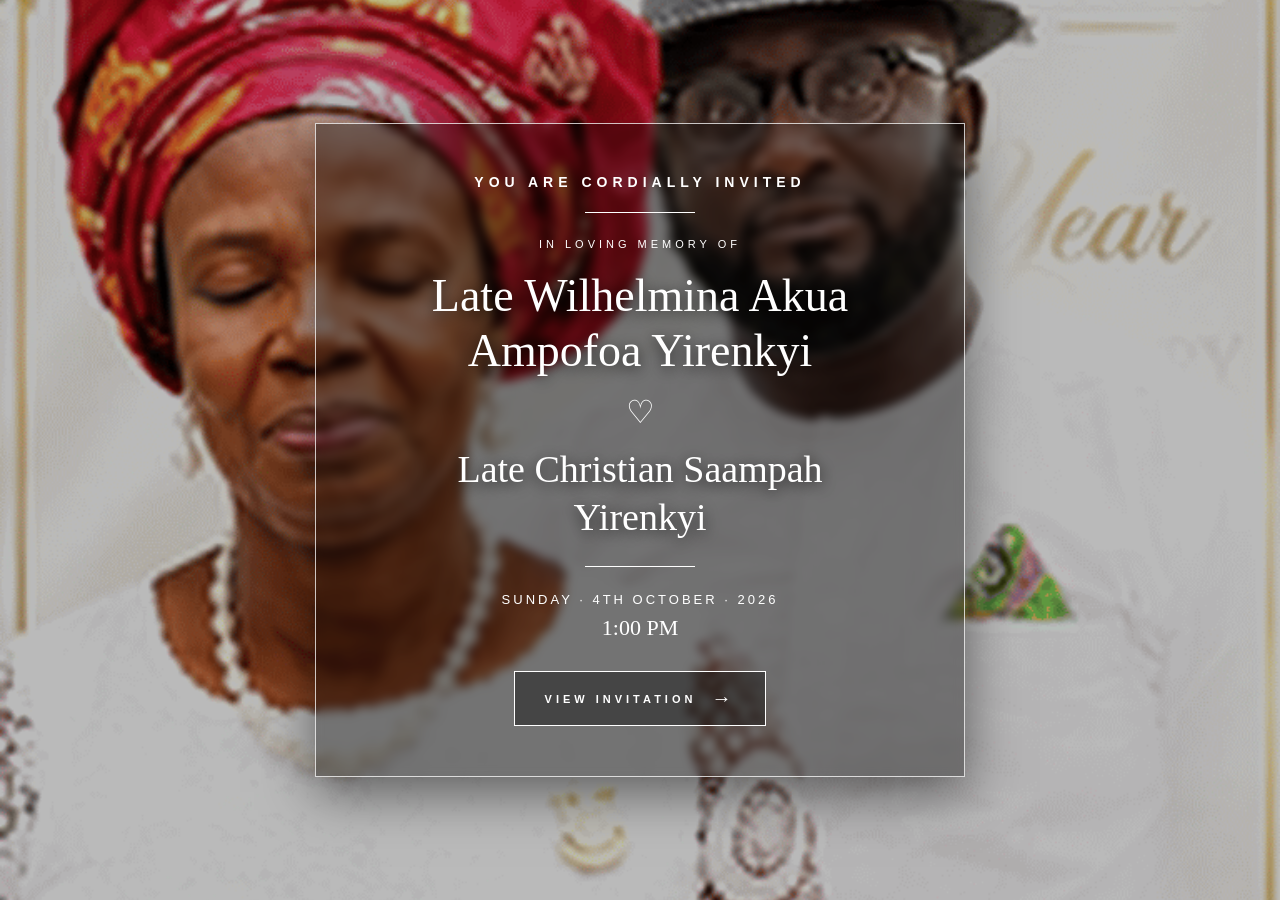
<file: index.html>
<!DOCTYPE html>
<html lang="en">
<head>
  <meta charset="UTF-8">
  <meta name="viewport" content="width=device-width, initial-scale=1.0">

  <title>In Loving Memory</title>

  <style>
    * {
      margin: 0;
      padding: 0;
      box-sizing: border-box;
    }

    html,
    body {
      width: 100%;
      height: 100%;
      overflow: hidden;
      background: #000;
    }

    body {
      font-family: Georgia, "Times New Roman", serif;
    }

    /* =========================
       FULL SCREEN GIF
    ========================= */

    .background-gif {
      position: fixed;
      inset: 0;

      width: 100%;
      height: 100%;

      object-fit: cover;
      object-position: center center;

      z-index: 1;
    }

    /* =========================
       DARK OVERLAY
    ========================= */

    .overlay {
      position: fixed;
      inset: 0;

      background: rgba(0, 0, 0, 0.25);

      z-index: 2;

      pointer-events: none;
    }

    /* =========================
       CONTENT
    ========================= */

    .cover {
      position: relative;

      width: 100%;
      height: 100vh;

      min-height: 100vh;

      display: flex;
      align-items: center;
      justify-content: center;

      padding: 20px;

      z-index: 3;

      opacity: 0;

      animation: fadeIn 1.5s ease forwards;
    }

    @keyframes fadeIn {
      from {
        opacity: 0;
        transform: translateY(20px);
      }

      to {
        opacity: 1;
        transform: translateY(0);
      }
    }

    /* =========================
       INVITATION CARD
    ========================= */

    .card {
      width: min(90vw, 650px);

      padding: 50px 40px;

      text-align: center;

      color: white;

      background: rgba(0, 0, 0, 0.38);

      border: 1px solid rgba(255, 255, 255, 0.75);

      box-shadow: 0 15px 50px rgba(0, 0, 0, 0.5);

      backdrop-filter: blur(5px);

      -webkit-backdrop-filter: blur(5px);

      animation: cardIn 1.8s ease forwards;
    }

    @keyframes cardIn {
      from {
        opacity: 0;
        transform: scale(0.94);
      }

      to {
        opacity: 1;
        transform: scale(1);
      }
    }

    /* =========================
       TEXT
    ========================= */

    .invited {
      font-family: Arial, sans-serif;

      font-size: 14px;

      font-weight: 600;

      letter-spacing: 5px;

      margin-bottom: 22px;
    }

    .gold-line {
      width: 110px;

      height: 1px;

      background: white;

      margin: 0 auto 25px;
    }

    .memory {
      font-family: Arial, sans-serif;

      font-size: 11px;

      letter-spacing: 4px;

      margin-bottom: 18px;
    }

    h1 {
      font-size: clamp(28px, 5vw, 46px);

      font-weight: 400;

      line-height: 1.2;

      text-shadow: 0 3px 15px rgba(0, 0, 0, 0.8);
    }

    .heart {
      font-size: 32px;

      margin: 15px 0;

      animation: heartbeat 2.5s ease-in-out infinite;
    }

    @keyframes heartbeat {
      0%,
      100% {
        transform: scale(1);
      }

      50% {
        transform: scale(1.12);
      }
    }

    h2 {
      font-size: clamp(24px, 4vw, 38px);

      font-weight: 400;

      line-height: 1.25;

      margin-bottom: 25px;

      text-shadow: 0 3px 15px rgba(0, 0, 0, 0.8);
    }

    .date {
      font-family: Arial, sans-serif;

      font-size: 13px;

      letter-spacing: 3px;

      margin-top: 25px;
    }

    .time {
      font-size: 22px;

      margin-top: 8px;

      margin-bottom: 30px;
    }

    /* =========================
       VIEW INVITATION BUTTON
    ========================= */

    .view-invitation {
      display: inline-flex;

      align-items: center;
      justify-content: center;

      gap: 15px;

      padding: 15px 30px;

      color: white;

      background: rgba(0, 0, 0, 0.4);

      border: 1px solid white;

      text-decoration: none;

      font-family: Arial, sans-serif;

      font-size: 11px;

      font-weight: 600;

      letter-spacing: 4px;

      transition: all 0.4s ease;

      cursor: pointer;
    }

    .view-invitation span {
      font-size: 20px;

      transition: transform 0.3s ease;
    }

    .view-invitation:hover {
      background: white;

      color: black;

      transform: translateY(-4px);

      box-shadow: 0 10px 30px rgba(0, 0, 0, 0.5);
    }

    .view-invitation:hover span {
      transform: translateX(7px);
    }

    /* =========================
       PHONE
    ========================= */

    @media (max-width: 600px) {

      .cover {
        padding: 15px;
      }

      .card {
        width: 94vw;

        padding: 35px 18px;
      }

      .invited {
        font-size: 9px;

        letter-spacing: 3px;
      }

      .memory {
        font-size: 8px;

        letter-spacing: 2.5px;
      }

      h1 {
        font-size: 27px;
      }

      h2 {
        font-size: 23px;
      }

      .date {
        font-size: 9px;

        letter-spacing: 2px;
      }

      .time {
        font-size: 19px;
      }

      .view-invitation {
        padding: 13px 22px;

        font-size: 9px;

        letter-spacing: 3px;
      }
    }
  </style>
</head>

<body>

  <!-- =================================
       BACKGROUND GIF
  ================================== -->

  <img
    src="memorial-flyer gif.gif"
    class="background-gif"
    alt=""
  >

  <div class="overlay"></div>


  <!-- =================================
       FIRST PAGE
  ================================== -->

  <main class="cover">

    <div class="card">

      <p class="invited">
        YOU ARE CORDIALLY INVITED
      </p>

      <div class="gold-line"></div>

      <p class="memory">
        IN LOVING MEMORY OF
      </p>

      <h1>
        Late Wilhelmina Akua<br>
        Ampofoa Yirenkyi
      </h1>

      <div class="heart">
        ♡
      </div>

      <h2>
        Late Christian Saampah<br>
        Yirenkyi
      </h2>

      <div class="gold-line"></div>

      <p class="date">
        SUNDAY · 4TH OCTOBER · 2026
      </p>

      <p class="time">
        1:00 PM
      </p>

      <!-- VIEW INVITATION -->

      <a
        href="invitation.html"
        class="view-invitation"
        id="viewInvitation"
      >
        VIEW INVITATION
        <span>→</span>
      </a>

    </div>

  </main>


  <!-- =================================
       JAVASCRIPT
  ================================== -->

  <script>

    /*
    ==========================================
    VIEW INVITATION
    ==========================================
    */

    const viewInvitation =
      document.getElementById("viewInvitation");


    viewInvitation.addEventListener(
      "click",
      function () {

        /*
          No music code here.
          The link simply opens invitation.html.
        */

      }
    );

  </script>

</body>
</html>
</file>
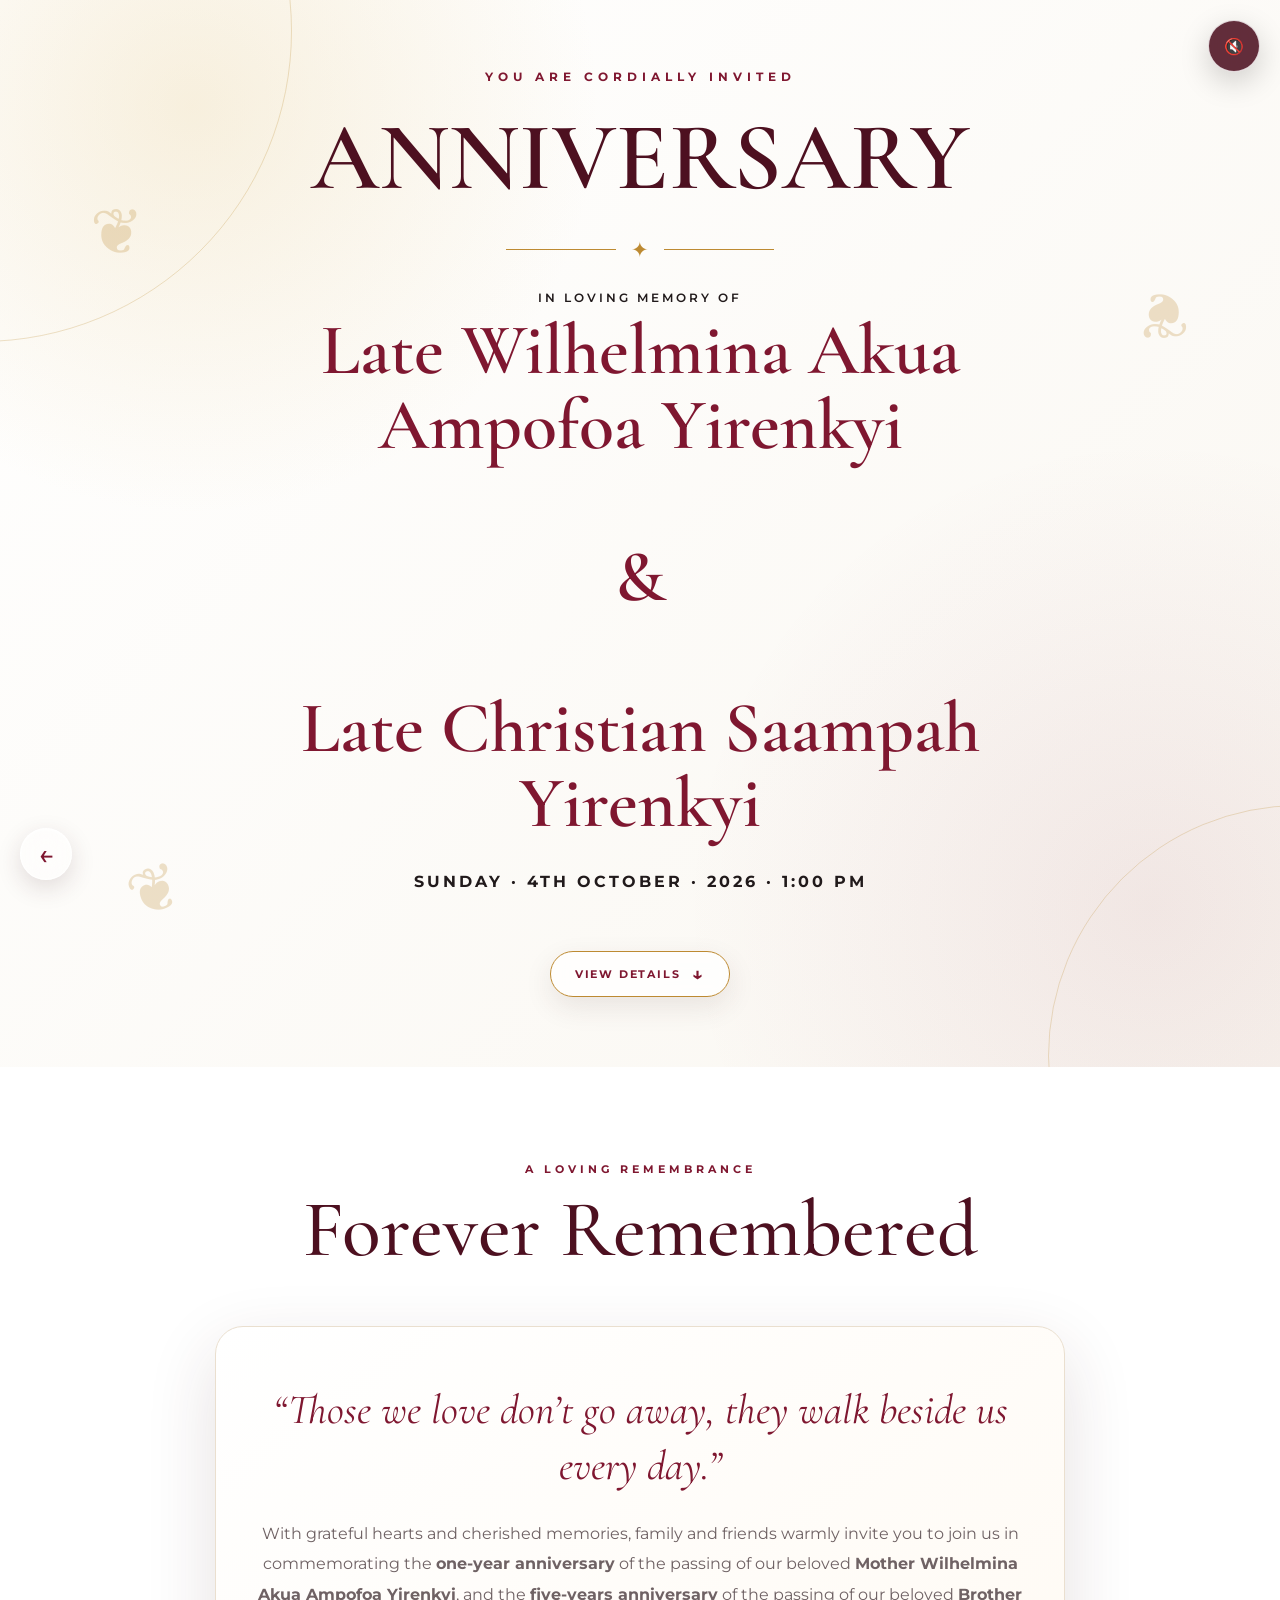
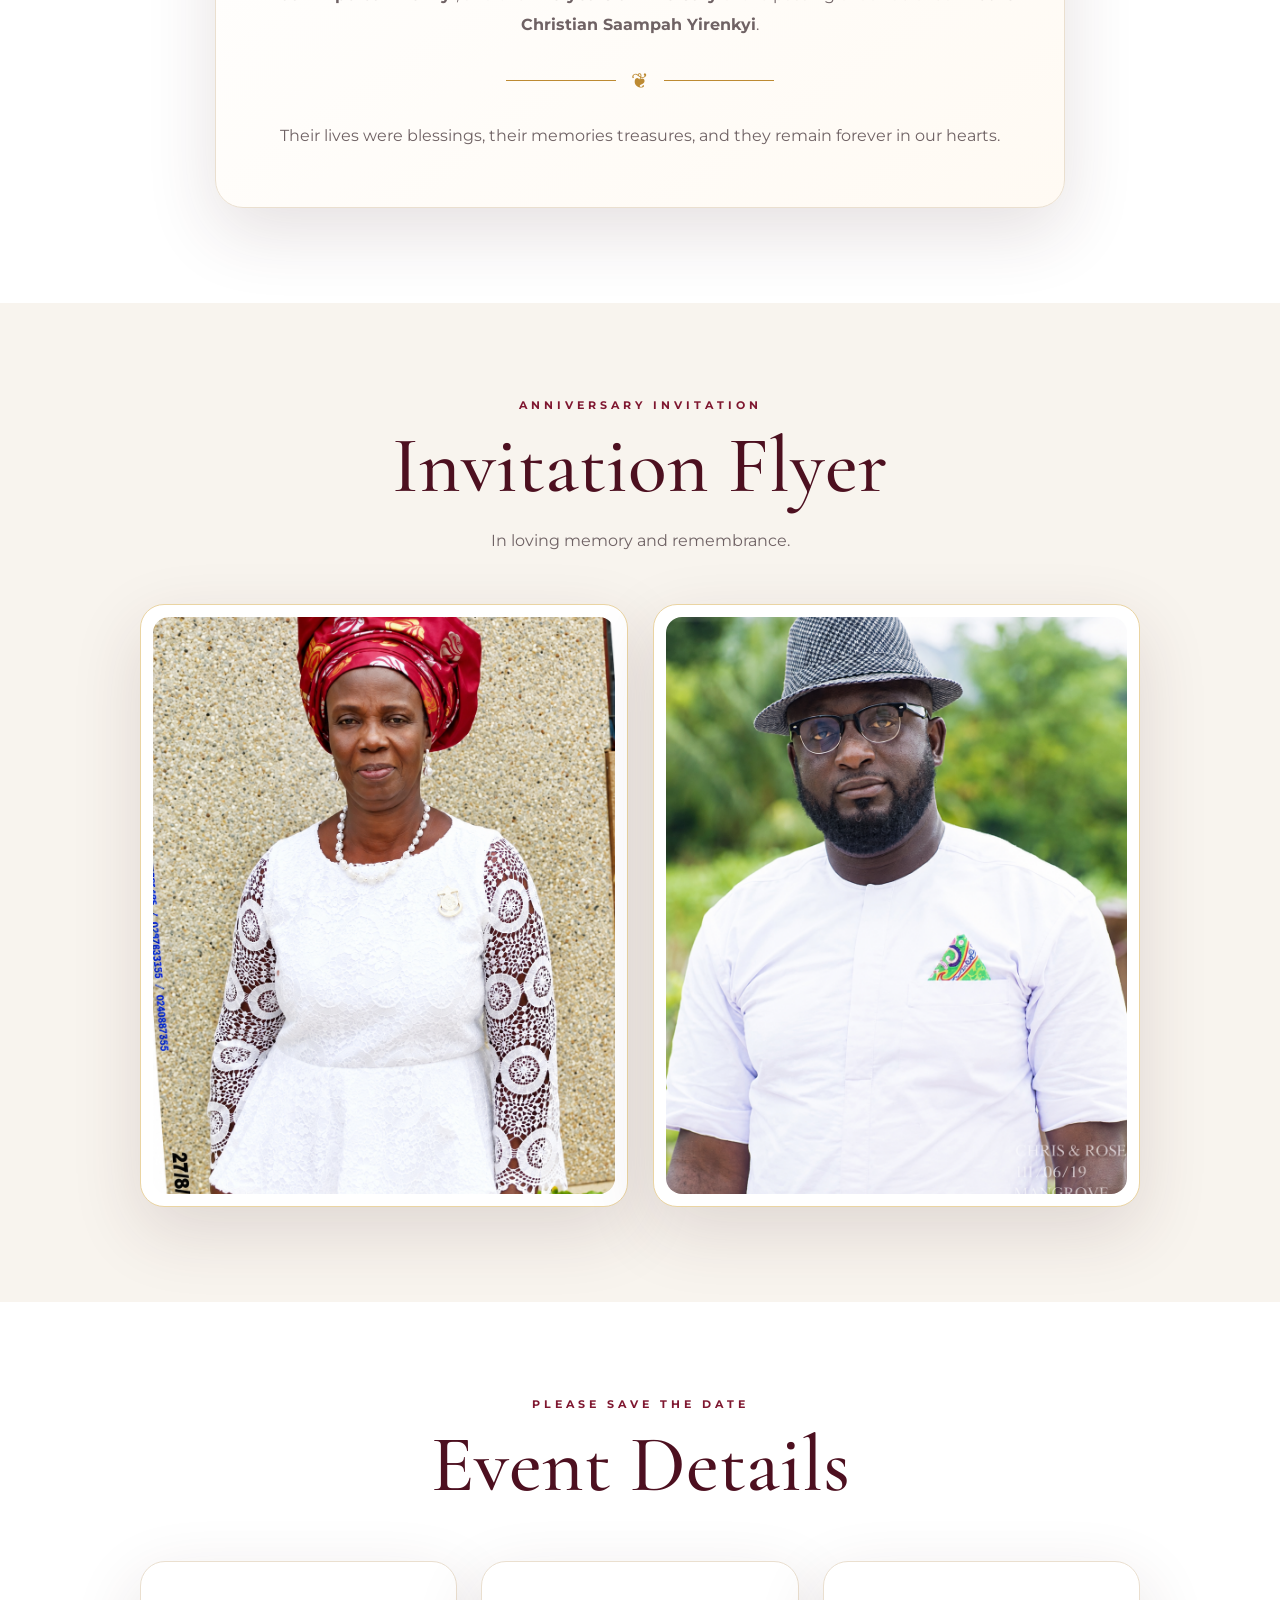
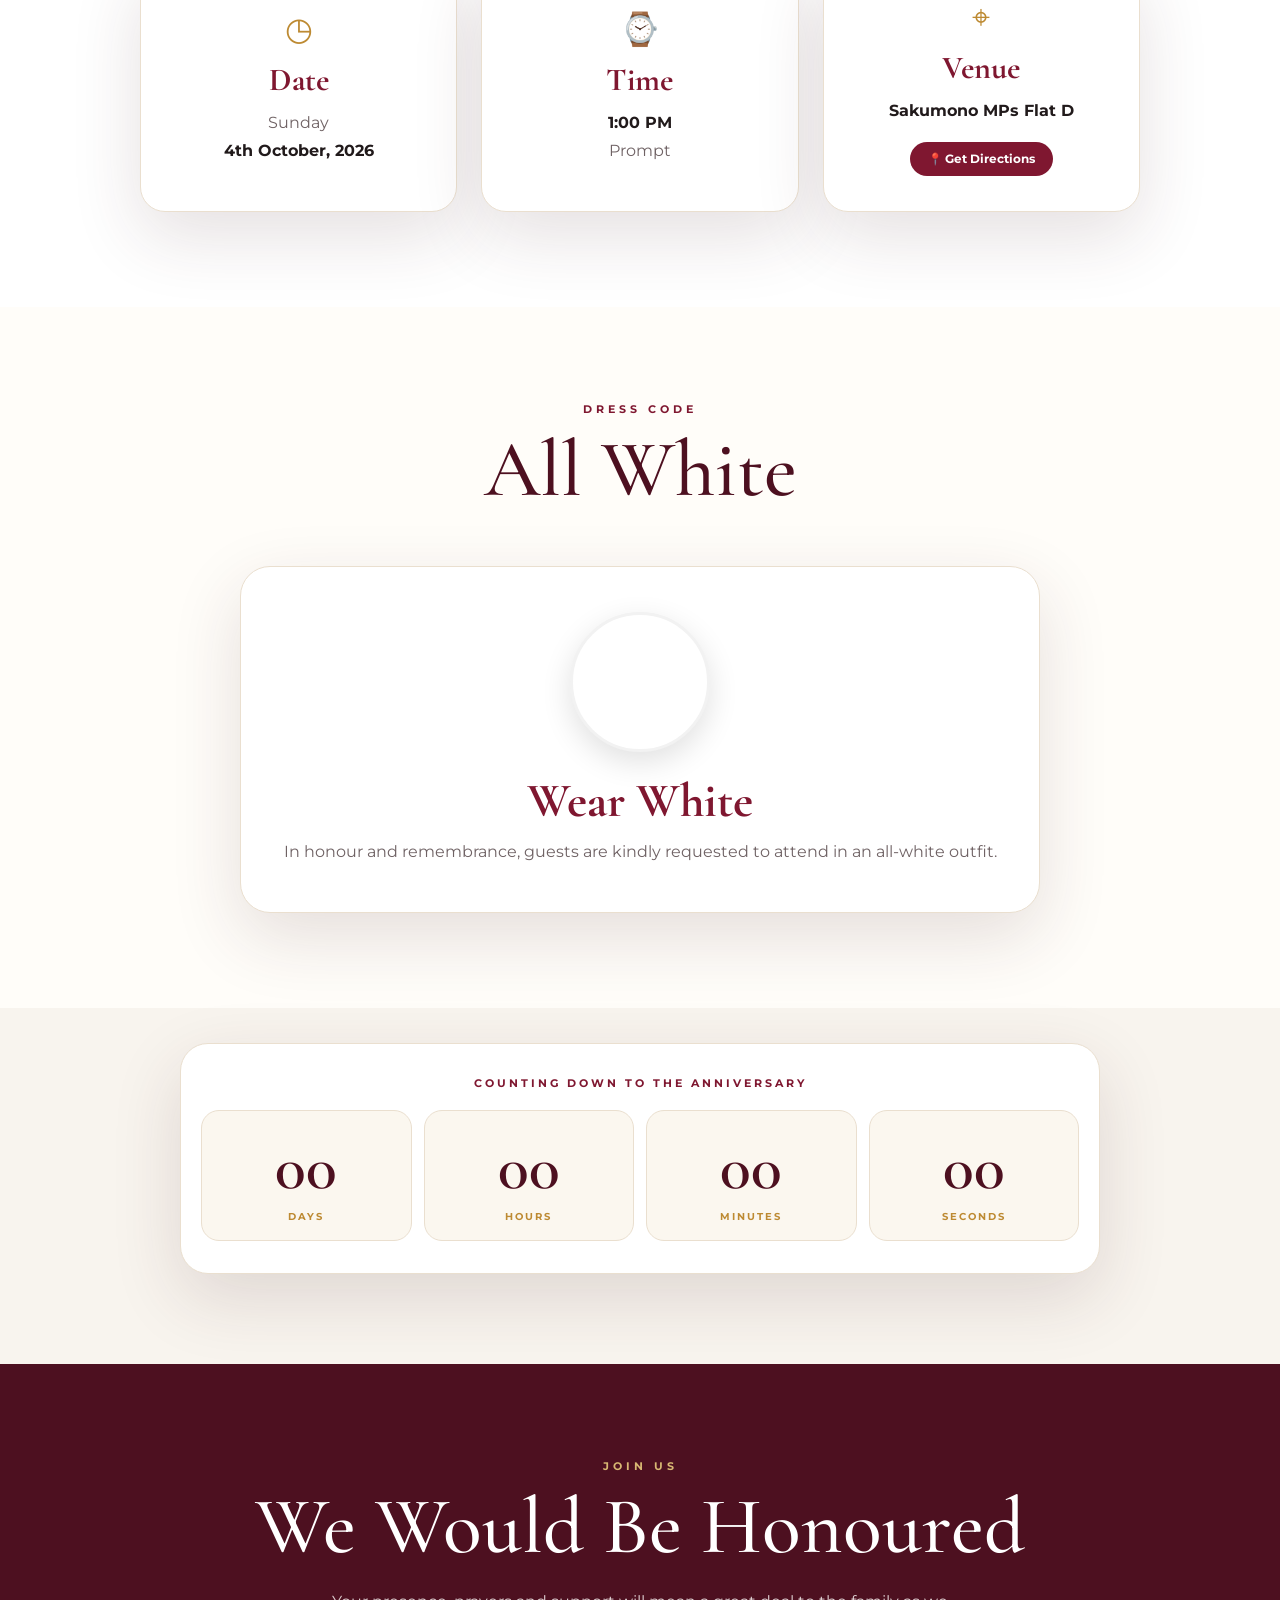
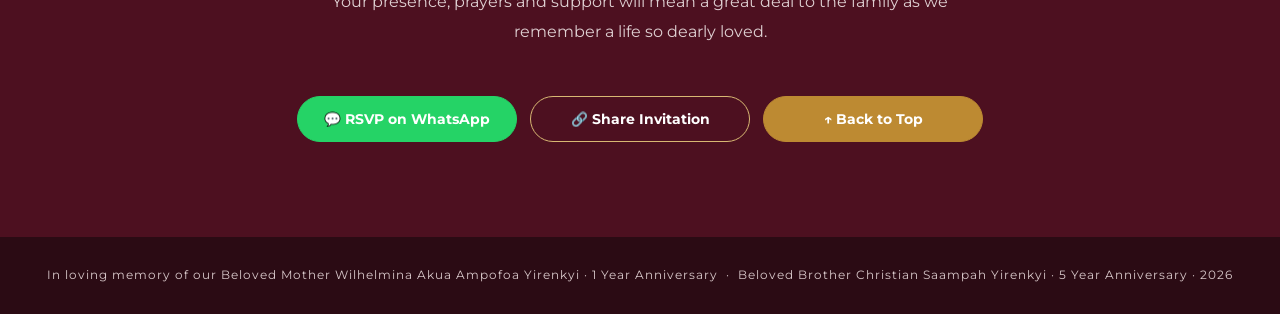
<file: invitation.html>
<!DOCTYPE html>
<html lang="en">
<head>
<meta charset="UTF-8">
<meta name="viewport" content="width=device-width, initial-scale=1.0">

<meta name="theme-color" content="#8b1732">
<meta name="description"
content="Memorial Anniversary Invitation in loving memory of Late Wilhelmina Akua Ampofoa Yirenkyi and Late Christian Saampah Yirenkyi.">

<title>Memorial Anniversary | Wilhelmina & Christian Yirenkyi</title>

<link rel="preconnect" href="https://fonts.googleapis.com">
<link rel="preconnect" href="https://fonts.gstatic.com" crossorigin>

<link href="https://fonts.googleapis.com/css2?family=Cormorant+Garamond:wght@400;500;600;700&family=Montserrat:wght@400;500;600;700&display=swap" rel="stylesheet">

<style>

:root{
  --burgundy:#7f1730;
  --burgundy-dark:#4d1020;
  --gold:#bd8a32;
  --gold-light:#ead4a2;
  --ink:#211a1b;
  --muted:#6f6264;
  --cream:#fffdf9;
  --soft:#f8f4ee;
  --white:#fff;

  --shadow:0 24px 70px rgba(70,35,40,.14);
}

*{
  box-sizing:border-box;
  margin:0;
  padding:0;
}

html{
  scroll-behavior:smooth;
}

body{
  font-family:"Montserrat",sans-serif;
  color:var(--ink);
  background:var(--cream);
  overflow-x:hidden;
}

a{
  text-decoration:none;
  color:inherit;
}

button{
  font:inherit;
  cursor:pointer;
}


/* =========================
   MUSIC BUTTON
========================= */

.music-btn{
  position:fixed;
  right:20px;
  top:20px;
  z-index:1000;

  width:52px;
  height:52px;

  border-radius:50%;
  border:1px solid rgba(255,255,255,.8);

  background:rgba(77,16,32,.88);
  color:#fff;

  box-shadow:0 10px 30px rgba(0,0,0,.18);

  backdrop-filter:blur(10px);
  -webkit-backdrop-filter:blur(10px);

  transition:.3s;
}

.music-btn:hover{
  transform:scale(1.08);
}

.music-btn.playing{
  animation:musicPulse 1.8s infinite;
}

@keyframes musicPulse{
  0%,100%{
    box-shadow:0 10px 30px rgba(0,0,0,.18);
  }

  50%{
    box-shadow:0 10px 35px rgba(189,138,50,.55);
  }
}


/* =========================
   BACK BUTTON
========================= */

.back-btn{
  position:fixed;
  left:20px;
  bottom:20px;
  z-index:1000;

  width:52px;
  height:52px;

  border-radius:50%;

  display:flex;
  align-items:center;
  justify-content:center;

  color:var(--burgundy);

  background:rgba(255,255,255,.35);

  border:1px solid rgba(255,255,255,.8);

  backdrop-filter:blur(14px);
  -webkit-backdrop-filter:blur(14px);

  box-shadow:
    0 8px 25px rgba(70,35,40,.15),
    inset 0 1px 2px rgba(255,255,255,.8);

  font-size:1.7rem;
  font-weight:500;

  transition:.3s ease;
}

.back-btn:hover{
  transform:translateX(-4px) scale(1.08);

  background:rgba(255,255,255,.65);

  box-shadow:
    0 12px 30px rgba(70,35,40,.20),
    inset 0 1px 2px rgba(255,255,255,.9);
}

.back-btn:active{
  transform:scale(.92);
}


/* =========================
   HERO
========================= */

.hero{
  min-height:100vh;

  position:relative;

  display:grid;
  place-items:center;

  overflow:hidden;

  text-align:center;

  background:
    radial-gradient(
      circle at 15% 10%,
      rgba(234,212,162,.35),
      transparent 28%
    ),
    radial-gradient(
      circle at 90% 85%,
      rgba(127,23,48,.08),
      transparent 32%
    ),
    linear-gradient(135deg,#fff,#faf7f1);
}

.hero:before,
.hero:after{
  content:"";

  position:absolute;

  border:1px solid rgba(189,138,50,.25);

  border-radius:50%;
}

.hero:before{
  width:620px;
  height:620px;

  left:-330px;
  top:-280px;
}

.hero:after{
  width:500px;
  height:500px;

  right:-270px;
  bottom:-240px;
}


/* =========================
   ORNAMENTS
========================= */

.ornament{
  position:absolute;

  color:var(--gold);

  font-size:4rem;

  opacity:.25;
}

.o1{
  left:7%;
  top:18%;
}

.o2{
  right:7%;
  top:26%;

  transform:rotate(180deg);
}

.o3{
  left:10%;
  bottom:13%;

  transform:rotate(-20deg);
}


/* =========================
   HERO CONTENT
========================= */

.hero-inner{
  width:min(1000px,92%);

  position:relative;
  z-index:2;

  padding:70px 20px;
}

.eyebrow{
  letter-spacing:5px;

  font-size:.72rem;

  font-weight:700;

  color:var(--burgundy);

  margin-bottom:24px;
}

.hero h2{
  font-family:"Cormorant Garamond",serif;

  font-size:clamp(3rem,8vw,6rem);

  color:var(--burgundy-dark);

  font-weight:600;

  line-height:1.05;
}

.hero .memory{
  margin:28px auto 8px;

  letter-spacing:3px;

  font-size:.78rem;

  font-weight:600;
}

.hero .name{
  font-family:"Cormorant Garamond",serif;

  font-size:clamp(2.2rem,6vw,4.5rem);

  color:var(--burgundy);

  font-weight:600;

  line-height:1.05;
}

.hero-date{
  margin-top:30px;

  font-weight:700;

  letter-spacing:3px;

  color:var(--ink);
}


/* =========================
   DIVIDER
========================= */

.divider{
  display:flex;

  align-items:center;

  gap:15px;

  justify-content:center;

  margin:28px auto;
}

.divider:before,
.divider:after{
  content:"";

  height:1px;

  width:110px;

  background:var(--gold);
}

.divider span{
  color:var(--gold);

  font-size:1.3rem;
}


/* =========================
   DETAILS BUTTON
========================= */

.details-btn-wrap{
  margin-top:30px;

  display:flex;

  justify-content:center;
}

.details-btn{
  display:inline-flex;

  align-items:center;

  gap:12px;

  padding:13px 24px;

  border-radius:50px;

  border:1px solid var(--gold);

  background:rgba(255,255,255,.78);

  color:var(--burgundy);

  font-size:.68rem;

  font-weight:700;

  letter-spacing:1.8px;

  box-shadow:0 10px 28px rgba(70,35,40,.10);

  backdrop-filter:blur(8px);

  transition:.3s ease;
}

.details-btn:hover{
  transform:translateY(-4px);

  background:var(--burgundy);

  color:#fff;

  box-shadow:0 15px 35px rgba(127,23,48,.20);
}

.details-arrow{
  font-size:1.1rem;

  line-height:1;

  transition:transform .3s ease;
}

.details-btn:hover .details-arrow{
  transform:translateY(4px);
}


/* =========================
   GENERAL SECTIONS
========================= */

.section{
  padding:95px 20px;
}

.section-inner{
  width:min(1120px,100%);

  margin:auto;
}

.heading{
  text-align:center;

  margin-bottom:48px;
}

.heading .small{
  font-size:.68rem;

  letter-spacing:4px;

  font-weight:700;

  color:var(--burgundy);
}

.heading h2{
  font-family:"Cormorant Garamond",serif;

  font-size:clamp(2.8rem,7vw,5rem);

  color:var(--burgundy-dark);

  font-weight:500;

  margin-top:5px;
}

.heading p{
  max-width:700px;

  margin:12px auto 0;

  color:var(--muted);

  line-height:1.9;
}


/* =========================
   BUTTONS
========================= */

.btn{
  display:inline-flex;

  align-items:center;

  justify-content:center;

  gap:9px;

  padding:14px 25px;

  border-radius:50px;

  border:1px solid var(--gold);

  transition:.3s;

  font-weight:700;

  font-size:.85rem;
}

.btn:hover{
  transform:translateY(-4px);

  box-shadow:0 12px 28px rgba(127,23,48,.12);
}

.btn.primary{
  background:var(--burgundy);

  color:#fff;

  border-color:var(--burgundy);
}

.btn.gold{
  background:var(--gold);

  color:#fff;
}


/* =========================
   INTRO
========================= */

.intro{
  background:#fff;
}

.intro-card{
  max-width:850px;

  margin:auto;

  padding:55px 35px;

  text-align:center;

  border:1px solid #eadfcf;

  border-radius:28px;

  box-shadow:var(--shadow);

  background:linear-gradient(
    145deg,
    #fff,
    #fffaf3
  );
}

.intro-card .quote{
  font-family:"Cormorant Garamond",serif;

  font-size:clamp(1.7rem,4vw,2.6rem);

  font-style:italic;

  color:var(--burgundy);

  line-height:1.35;

  margin-bottom:25px;
}

.intro-card p{
  color:var(--muted);

  line-height:1.9;
}


/* =========================
   FLYER
========================= */

.flyer-section{
  background:var(--soft);
}

.flyer-grid{
  width:min(1000px,100%);

  margin:auto;

  display:grid;

  grid-template-columns:repeat(2,1fr);

  gap:25px;
}

.flyer-photo{
  background:#fff;

  padding:12px;

  border:1px solid var(--gold-light);

  border-radius:24px;

  box-shadow:var(--shadow);

  overflow:hidden;

  transition:.3s ease;
}

.flyer-photo:hover{
  transform:translateY(-6px);

  box-shadow:0 20px 50px rgba(70,35,40,.18);
}

.flyer-photo img{
  display:block;

  width:100%;

  aspect-ratio:4/5;

  object-fit:cover;

  border-radius:16px;
}


/* =========================
   EVENT DETAILS
========================= */

.details{
  background:#fff;

  text-align:center;
}

.details .section-inner{
  width:100%;

  max-width:1120px;

  margin:0 auto;

  padding:0 20px;
}

.details .heading{
  width:100%;

  text-align:center;

  margin:0 auto 48px;
}

.details-grid{
  width:100%;

  max-width:1000px;

  margin:0 auto;

  display:grid;

  grid-template-columns:repeat(
    3,
    minmax(0,1fr)
  );

  gap:24px;

  align-items:stretch;

  justify-content:center;
}

.details-grid .card{
  width:100%;

  min-width:0;

  min-height:220px;

  padding:35px 20px;

  display:flex;

  flex-direction:column;

  align-items:center;

  justify-content:center;

  text-align:center;

  background:#fff;

  border:1px solid #eadfcf;

  border-radius:25px;

  box-shadow:var(--shadow);

  transition:
    transform .3s ease,
    box-shadow .3s ease;
}

.details-grid .card:hover{
  transform:translateY(-6px);

  box-shadow:
    0 20px 50px
    rgba(70,35,40,.16);
}

.details-grid .card .icon{
  font-size:2rem;

  color:var(--gold);

  margin-bottom:12px;
}

.details-grid .card h3{
  font-family:"Cormorant Garamond",serif;

  font-size:2rem;

  color:var(--burgundy);

  margin-bottom:10px;
}

.details-grid .card p{
  color:var(--muted);

  line-height:1.7;

  text-align:center;

  margin:0;
}

.details-grid .card strong{
  color:var(--ink);
}


/* =========================
   MAP BUTTON
========================= */

.maps{
  display:inline-flex;

  align-items:center;

  justify-content:center;

  margin-top:18px;

  padding:10px 18px;

  border-radius:30px;

  background:var(--burgundy);

  color:#fff;

  font-size:.72rem;

  font-weight:700;

  transition:.3s ease;
}

.maps:hover{
  background:var(--gold);

  transform:translateY(-2px);
}


/* =========================
   DRESS CODE
========================= */

.dress{
  background:var(--cream);
}

.dress-card{
  width:min(800px,100%);

  margin:auto;

  text-align:center;

  padding:45px 25px;

  border-radius:30px;

  border:1px solid #eadfcf;

  box-shadow:var(--shadow);

  background:#fff;
}

.white-circle{
  width:140px;

  height:140px;

  margin:0 auto 20px;

  border-radius:50%;

  background:#fff;

  border:3px solid #f2f2f2;

  box-shadow:
    0 10px 30px
    rgba(0,0,0,.12);
}

.dress-card h3{
  font-family:"Cormorant Garamond",serif;

  font-size:3rem;

  color:var(--burgundy);
}

.dress-card p{
  color:var(--muted);

  line-height:1.8;

  margin-top:8px;
}


/* =========================
   COUNTDOWN
========================= */

.countdown-section{
  padding:35px 20px 90px;

  background:var(--soft);
}

.countdown{
  width:min(920px,100%);

  margin:auto;

  padding:32px 20px;

  background:#fff;

  border:1px solid #eadfcf;

  border-radius:28px;

  box-shadow:var(--shadow);

  text-align:center;
}

.count-label{
  font-size:.68rem;

  letter-spacing:3px;

  font-weight:700;

  color:var(--burgundy);

  margin-bottom:20px;
}

.count-grid{
  display:grid;

  grid-template-columns:
    repeat(4,1fr);

  gap:12px;
}

.count-box{
  background:#fbf7ef;

  border:1px solid #eadfcf;

  border-radius:18px;

  padding:18px 8px;
}

.count-num{
  font-family:"Cormorant Garamond",serif;

  font-size:clamp(
    2.3rem,
    7vw,
    4rem
  );

  font-weight:600;

  color:var(--burgundy-dark);
}

.count-unit{
  display:block;

  color:var(--gold);

  font-size:.6rem;

  font-weight:700;

  letter-spacing:2px;

  margin-top:5px;
}


/* =========================
   ACTIONS
========================= */

.actions{
  background:var(--burgundy-dark);

  color:#fff;

  text-align:center;
}

.actions .heading h2{
  color:#fff;
}

.actions .heading p{
  color:#dfd0d2;
}

.actions .heading .small{
  color:#d8b873;
}

.action-row{
  display:flex;

  flex-wrap:wrap;

  justify-content:center;

  gap:13px;
}

.action-row .btn{
  min-width:220px;
}

.whatsapp{
  background:#25D366;

  border-color:#25D366;

  color:#fff;
}

.share{
  background:transparent;

  color:#fff;

  border-color:#d8b873;
}


/* =========================
   FOOTER
========================= */

footer{
  padding:28px 20px;

  text-align:center;

  background:#2b0b14;

  color:#d8c8ca;

  font-size:.72rem;

  letter-spacing:1px;

  line-height:1.8;
}


/* =========================
   SCROLL REVEAL
========================= */

.reveal{
  opacity:0;

  transform:translateY(30px);

  transition:
    opacity .8s ease,
    transform .8s ease;
}

.reveal.visible{
  opacity:1;

  transform:none;
}


/* =========================
   TABLET
========================= */

@media(
  min-width:701px
) and (
  max-width:1024px
){

  .details .section-inner{
    max-width:900px;

    padding:0 30px;
  }

  .details-grid{
    max-width:760px;

    grid-template-columns:
      repeat(2,minmax(0,1fr));

    gap:20px;
  }

  .details-grid .card{
    min-height:210px;

    padding:30px 18px;
  }

  .details-grid .card:nth-child(3){
    grid-column:1 / -1;

    width:calc(50% - 10px);

    justify-self:center;
  }

}


/* =========================
   MOBILE
========================= */

@media(max-width:700px){

  .hero-inner{
    padding:65px 12px;
  }

  .hero-date{
    font-size:.75rem;

    line-height:1.8;

    letter-spacing:2px;
  }

  .ornament{
    font-size:3rem;
  }

  .flyer-grid{
    grid-template-columns:1fr;

    gap:20px;
  }

  .details{
    padding-left:15px;
    padding-right:15px;
  }

  .details .section-inner{
    padding:0;
  }

  .details-grid{
    width:100%;

    max-width:430px;

    margin-left:auto;
    margin-right:auto;

    grid-template-columns:1fr;

    gap:18px;
  }

  .details-grid .card{
    width:100%;

    min-height:190px;

    padding:30px 20px;
  }

  .details-grid .card:nth-child(3){
    grid-column:auto;

    width:100%;
  }

  .details-grid .card h3{
    font-size:1.9rem;
  }

  .section{
    padding:75px 15px;
  }

  .intro-card{
    padding:40px 22px;
  }

  .count-grid{
    gap:7px;
  }

  .count-box{
    padding:15px 4px;
  }

  .count-unit{
    font-size:.5rem;

    letter-spacing:1px;
  }

  .action-row{
    flex-direction:column;

    align-items:center;
  }

  .action-row .btn{
    width:min(100%,360px);
  }

  .back-btn{
    width:46px;

    height:46px;

    left:15px;

    bottom:15px;

    font-size:1.5rem;
  }

  .music-btn{
    width:46px;

    height:46px;

    right:15px;

    top:15px;
  }

}


/* =========================
   REDUCED MOTION
========================= */

@media(prefers-reduced-motion:reduce){

  html{
    scroll-behavior:auto;
  }

  *,
  *::before,
  *::after{
    animation:none!important;

    transition:none!important;
  }

}

</style>
</head>


<body>


<!-- =========================
     BACK BUTTON
========================= -->

<a
  href="index.html"
  class="back-btn"
  aria-label="Go back"
>
  <span>←</span>
</a>


<!-- =========================
     MUSIC
========================= -->

<button
  class="music-btn"
  id="musicBtn"
  type="button"
  aria-label="Play or pause memorial music"
>
  🔇
</button>

<audio
  id="memorialMusic"
  src="memorial-music.mp3"
  loop
  preload="auto"
></audio>


<!-- =========================
     HERO
========================= -->

<header class="hero" id="home">

  <div class="ornament o1">❦</div>
  <div class="ornament o2">❦</div>
  <div class="ornament o3">❦</div>


  <div class="hero-inner">

    <div class="eyebrow">
      YOU ARE CORDIALLY INVITED
    </div>


    <h2>
      ANNIVERSARY
    </h2>


    <div class="divider">
      <span>✦</span>
    </div>


    <div class="memory">
      IN LOVING MEMORY OF
    </div>


    <div class="name">
      
      Late Wilhelmina Akua<br>
      Ampofoa Yirenkyi
      
      <br><br>

      &amp;

      <br><br>
      
     Late Christian Saampah<br>
      Yirenkyi

    </div>


    <div class="hero-date">
      SUNDAY · 4TH OCTOBER · 2026 · 1:00 PM
    </div>


    <div class="details-btn-wrap">

     <div class="details-btn-wrap">

  <a
    class="details-btn"
    id="viewDetailsBtn"
    href="#intro"
  >

    <span>
      VIEW DETAILS
    </span>

    <span class="details-arrow">
      ↓
    </span>

  </a>

</div>
  </div>

</header>


<!-- =========================
     INTRODUCTION
========================= -->

<section
  class="section intro reveal"
  id="intro"
>

  <div class="section-inner">

    <div class="heading">

      <div class="small">
        A LOVING REMEMBRANCE
      </div>

      <h2>
        Forever Remembered
      </h2>

    </div>


    <div class="intro-card">

      <div class="quote">
        “Those we love don’t go away, they walk beside us every day.”
      </div>


      <p>

        With grateful hearts and cherished memories, family and friends warmly invite you
        to join us in commemorating the
        <strong>one-year anniversary</strong>
        of the passing of our beloved
        <strong>Mother Wilhelmina Akua Ampofoa Yirenkyi</strong>,
        and the
        <strong>five-years anniversary</strong>
        of the passing of our beloved
        <strong>Brother Christian Saampah Yirenkyi</strong>.

      </p>


      <div class="divider">
        <span>❦</span>
      </div>


      <p>

        Their lives were blessings, their memories treasures,
        and they remain forever in our hearts.

      </p>

    </div>

  </div>

</section>


<!-- =========================
     FLYER
========================= -->

<section
  class="section flyer-section reveal"
  id="flyer"
>

  <div class="section-inner">

    <div class="heading">

      <div class="small">
        ANNIVERSARY INVITATION
      </div>

      <h2>
        Invitation Flyer
      </h2>

      <p>
        In loving memory and remembrance.
      </p>

    </div>


    <div class="flyer-grid">


      <div class="flyer-photo">

        <img
          src="memorial-flyer.png"
          alt="Wilhelmina Akua Ampofoa Yirenkyi Memorial Flyer"
        >

      </div>


      <div class="flyer-photo">

        <img
          src="memorial-photo-2.png"
          alt="Memorial Anniversary Photo"
        >

      </div>


    </div>

  </div>

</section>


<!-- =========================
     EVENT DETAILS
========================= -->

<section
  class="section details reveal"
  id="details"
>

  <div class="section-inner">


    <div class="heading">

      <div class="small">
        PLEASE SAVE THE DATE
      </div>

      <h2>
        Event Details
      </h2>

    </div>


    <div class="details-grid">


      <!-- DATE -->

      <div class="card">

        <div class="icon">
          ◷
        </div>

        <h3>
          Date
        </h3>

        <p>

          Sunday<br>

          <strong>
            4th October, 2026
          </strong>

        </p>

      </div>


      <!-- TIME -->

      <div class="card">

        <div class="icon">
          ⌚
        </div>

        <h3>
          Time
        </h3>

        <p>

          <strong>
            1:00 PM
          </strong>

          <br>

          Prompt

        </p>

      </div>


      <!-- VENUE -->

      <div class="card">

        <div class="icon">
          ⌖
        </div>

        <h3>
          Venue
        </h3>

        <p>

          <strong>
            Sakumono MPs Flat D
          </strong>

        </p>


        <a
          class="maps"
          href="https://maps.app.goo.gl/aTCodpXqdXtS6ca56?g_st=it"
          target="_blank"
          rel="noopener noreferrer"
        >
          📍 Get Directions
        </a>

      </div>


    </div>

  </div>

</section>


<!-- =========================
     DRESS CODE
========================= -->

<section
  class="section dress reveal"
>

  <div class="section-inner">


    <div class="heading">

      <div class="small">
        DRESS CODE
      </div>

      <h2>
        All White
      </h2>

    </div>


    <div class="dress-card">

      <div class="white-circle"></div>

      <h3>
        Wear White
      </h3>

      <p>
        In honour and remembrance, guests are kindly requested
        to attend in an all-white outfit.
      </p>

    </div>

  </div>

</section>


<!-- =========================
     COUNTDOWN
========================= -->

<section
  class="countdown-section reveal"
>

  <div class="countdown">

    <div class="count-label">
      COUNTING DOWN TO THE ANNIVERSARY
    </div>


    <div
      class="count-grid"
      id="countGrid"
    >

      <div class="count-box">

        <span
          class="count-num"
          id="days"
        >
          00
        </span>

        <span class="count-unit">
          DAYS
        </span>

      </div>


      <div class="count-box">

        <span
          class="count-num"
          id="hours"
        >
          00
        </span>

        <span class="count-unit">
          HOURS
        </span>

      </div>


      <div class="count-box">

        <span
          class="count-num"
          id="minutes"
        >
          00
        </span>

        <span class="count-unit">
          MINUTES
        </span>

      </div>


      <div class="count-box">

        <span
          class="count-num"
          id="seconds"
        >
          00
        </span>

        <span class="count-unit">
          SECONDS
        </span>

      </div>

    </div>

  </div>

</section>


<!-- =========================
     ACTIONS
========================= -->

<section
  class="section actions reveal"
  id="rsvp"
>

  <div class="section-inner">


    <div class="heading">

      <div class="small">
        JOIN US
      </div>

      <h2>
        We Would Be Honoured
      </h2>

      <p>

        Your presence, prayers and support will mean a great deal
        to the family as we remember a life so dearly loved.

      </p>

    </div>


    <div class="action-row">


      <a
        class="btn whatsapp"
        id="whatsappBtn"
        href="https://wa.me/233200721999?text=Hello%20I%20%26%20Esther%2C%20I%20would%20like%20to%20RSVP%20for%20your%20Memorial%20Anniversary.%20Thank%20you."
        target="_blank"
        rel="noopener"
      >
        💬 RSVP on WhatsApp
      </a>


      <button
        class="btn share"
        id="shareBtn"
        type="button"
      >
        🔗 Share Invitation
      </button>


      <a
        class="btn gold"
        href="#home"
      >
        ↑ Back to Top
      </a>


    </div>

  </div>

</section>


<!-- =========================
     FOOTER
========================= -->

<footer>

  In loving memory of our
  Beloved Mother Wilhelmina Akua Ampofoa Yirenkyi
  · 1 Year Anniversary

  &nbsp;·&nbsp;

  Beloved Brother Christian Saampah Yirenkyi
  · 5 Year Anniversary

  · 2026

</footer>


<script>

/* =====================================================
   MUSIC SYSTEM
===================================================== */

const music = document.getElementById("memorialMusic");
const musicBtn = document.getElementById("musicBtn");

let playing = false;
let wasPlayingBeforeHidden = false;
let positionRestored = false;


/* =====================================================
   UPDATE MUSIC BUTTON
===================================================== */

function updateMusicButton() {

  if (playing) {

    musicBtn.textContent = "🔊";

    musicBtn.classList.add("playing");

    musicBtn.setAttribute(
      "aria-label",
      "Pause memorial music"
    );

  } else {

    musicBtn.textContent = "🔇";

    musicBtn.classList.remove("playing");

    musicBtn.setAttribute(
      "aria-label",
      "Play memorial music"
    );

  }

}


/* =====================================================
   RESTORE SAVED MUSIC POSITION
===================================================== */

function restoreMusicPosition() {

  if (positionRestored) {
    return;
  }

  const savedTime =
    localStorage.getItem("memorialMusicTime");

  if (savedTime !== null) {

    const time = parseFloat(savedTime);

    if (!isNaN(time) && time >= 0) {

      try {

        music.currentTime = time;

      } catch (error) {

        console.log(
          "Could not restore music position:",
          error
        );

      }

    }

  }

  positionRestored = true;
}


/* =====================================================
   START MUSIC
===================================================== */

function startMusic() {

  restoreMusicPosition();

  music.play()
    .then(function () {

      playing = true;

      localStorage.setItem(
        "memorialMusicPlaying",
        "true"
      );

      updateMusicButton();

    })
    .catch(function (error) {

      console.log(
        "Browser blocked music playback:",
        error
      );

      playing = false;

      updateMusicButton();

    });

}
  /* =====================================================
   VIEW DETAILS - START MUSIC
===================================================== */

const viewDetailsBtn =
  document.getElementById("viewDetailsBtn");

viewDetailsBtn.addEventListener(
  "click",
  function () {

    startMusic();

  }
);


/* =====================================================
   PAUSE MUSIC
===================================================== */

function pauseMusic() {

  music.pause();

  playing = false;

  localStorage.setItem(
    "memorialMusicPlaying",
    "false"
  );

  localStorage.setItem(
    "memorialMusicTime",
    music.currentTime
  );

  updateMusicButton();

}


/* =====================================================
   MUSIC BUTTON
===================================================== */

musicBtn.addEventListener(
  "click",
  function (event) {

    event.stopPropagation();

    if (playing) {

      pauseMusic();

    } else {

      startMusic();

    }

  }
);




/* =====================================================
   AUDIO READY
===================================================== */

music.addEventListener(
  "loadedmetadata",
  function () {

    restoreMusicPosition();

  }
);


/* =====================================================
   SAVE CURRENT POSITION
===================================================== */

setInterval(
  function () {

    if (playing && !music.paused) {

      localStorage.setItem(
        "memorialMusicTime",
        music.currentTime
      );

    }

  },
  500
);


/* =====================================================
   TAB / PAGE VISIBILITY
===================================================== */

document.addEventListener(
  "visibilitychange",
  function () {

    if (document.hidden) {

      wasPlayingBeforeHidden =
        playing && !music.paused;

      if (wasPlayingBeforeHidden) {

        localStorage.setItem(
          "memorialMusicTime",
          music.currentTime
        );

        music.pause();

        playing = false;

        updateMusicButton();

      }

    } else {

      /*
       * Try to resume when the user returns.
       */

      if (wasPlayingBeforeHidden) {

        startMusic();

      }

    }

  }
);


/* =====================================================
   SAVE BEFORE LEAVING PAGE
===================================================== */

window.addEventListener(
  "beforeunload",
  function () {

    localStorage.setItem(
      "memorialMusicTime",
      music.currentTime
    );

    localStorage.setItem(
      "memorialMusicPlaying",
      playing
        ? "true"
        : "false"
    );

  }
);


/* =====================================================
   INITIALIZE
===================================================== */

updateMusicButton();

if (music.readyState >= 1) {

  restoreMusicPosition();

}

/* =====================================================
   COUNTDOWN
===================================================== */

const anniversaryDate =
  new Date(
    2026,
    9,
    4,
    13,
    0,
    0
  );


function updateCountdown(){

  const now =
    new Date();


  const difference =
    anniversaryDate - now;


  if(difference <= 0){

    document.getElementById(
      "days"
    ).textContent = "00";

    document.getElementById(
      "hours"
    ).textContent = "00";

    document.getElementById(
      "minutes"
    ).textContent = "00";

    document.getElementById(
      "seconds"
    ).textContent = "00";

    return;

  }


  const days =
    Math.floor(
      difference /
      (1000 * 60 * 60 * 24)
    );


  const hours =
    Math.floor(
      (difference /
      (1000 * 60 * 60)) % 24
    );


  const minutes =
    Math.floor(
      (difference /
      (1000 * 60)) % 60
    );


  const seconds =
    Math.floor(
      (difference /
      1000) % 60
    );


  document.getElementById(
    "days"
  ).textContent =
    String(days).padStart(2,"0");


  document.getElementById(
    "hours"
  ).textContent =
    String(hours).padStart(2,"0");


  document.getElementById(
    "minutes"
  ).textContent =
    String(minutes).padStart(2,"0");


  document.getElementById(
    "seconds"
  ).textContent =
    String(seconds).padStart(2,"0");

}


updateCountdown();

setInterval(
  updateCountdown,
  1000
);


/* =====================================================
   WHATSAPP RSVP
===================================================== */

const whatsappBtn =
  document.getElementById("whatsappBtn");

const whatsappMessage =
  "Hello, I would like to make RSVP for the Memorial Anniversary";

whatsappBtn.href =
  "https://wa.me/233200721999?text=" +
  encodeURIComponent(whatsappMessage);
const shareBtn = document.getElementById("shareBtn");

shareBtn.addEventListener("click", async function () {


const shareData = { 
  title: "Memorial Anniversary Invitation",
  
  text: `🕊️ *IN LOVING MEMORY* 🕊️ 
  
🌹 *You Are Cordially Invited* 🌹 

To commemorate the: 

🕯️ *1st Anniversary of* 
*Late Wilhelmina Akua Ampofoa Yirenkyi* 
&
🕯️ *5th Anniversary of* 
*Late Christian Saampah Yirenkyi* 

💐 _Forever loved, forever remembered._ ❤️ 

📍 *Details & Google Direction:*👇 
  https://dp786950.github.io/-Anniversary-Invitation/`, 

 }; 
  
 try { 
   if (navigator.share) { 
     await navigator.share(shareData);
   } else { 
     await navigator.clipboard.writeText(shareData.url); 
     alert("Invitation link copied!"); 
    } 
  } catch (error) { 
    console.log("Sharing cancelled.");
 } 

});

/* =====================================================
   SCROLL REVEAL
===================================================== */

const revealElements =
  document.querySelectorAll(
    ".reveal"
  );


const revealObserver =
  new IntersectionObserver(
    function(entries){

      entries.forEach(
        function(entry){

          if(
            entry.isIntersecting
          ){

            entry.target.classList.add(
              "visible"
            );

          }

        }
      );

    },
    {
      threshold:0.12
    }
  );


revealElements.forEach(
  function(element){

    revealObserver.observe(
      element
    );

  }
);

</script>

</body>
</html>
</file>
